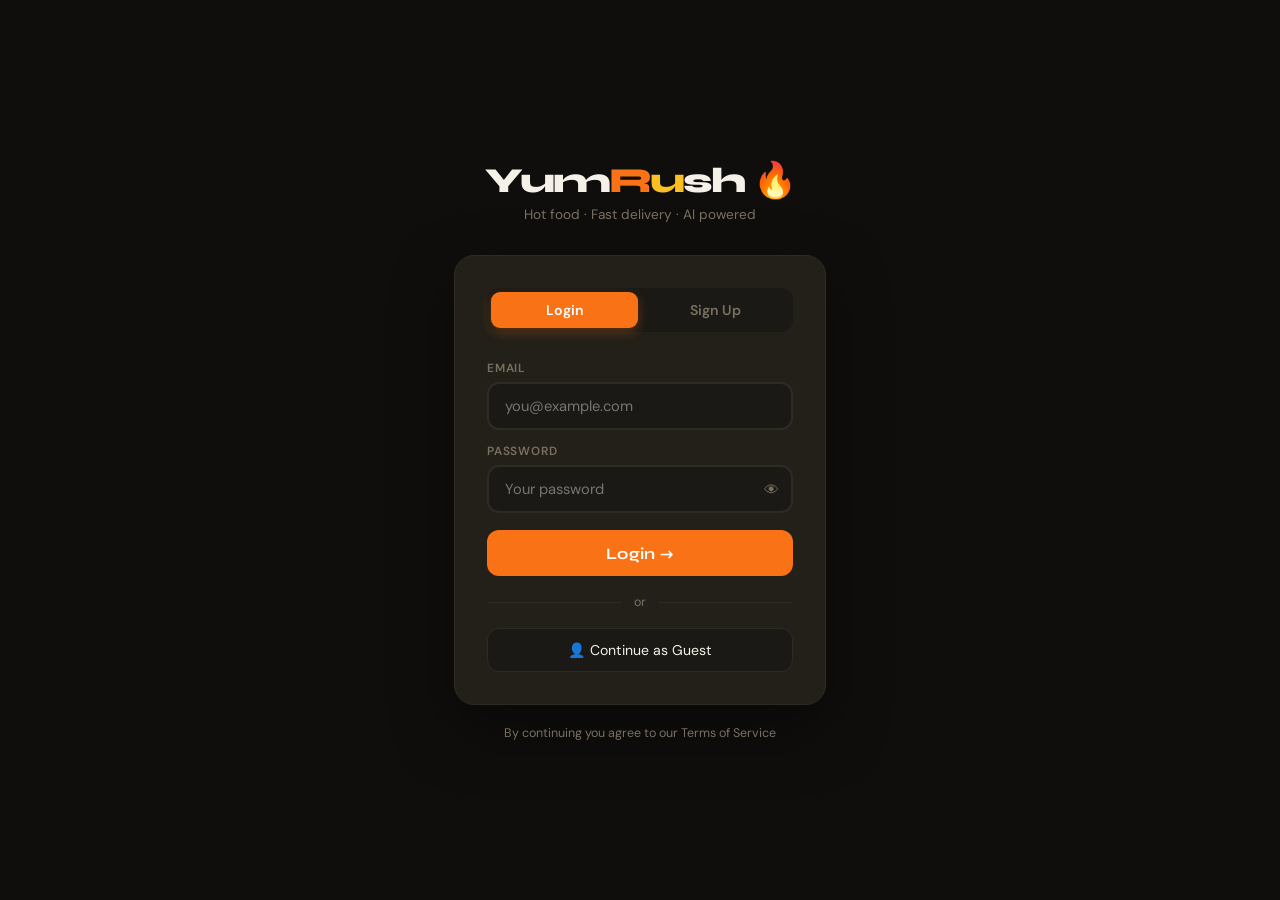
<file: Index.html>
<!DOCTYPE html>
<html lang="en">
<head>
<meta charset="UTF-8"/>
<meta name="viewport" content="width=device-width, initial-scale=1.0"/>
<title>YumRush — Food Delivery</title>
<link rel="stylesheet" href="style.css"/>
</head>
<body>

<!-- LANDING -->
<section id="landing">
  <div class="landing-badge">🚀 Fast Delivery · Always Fresh · AI Powered</div>
  <h1 class="landing-title">
    <span class="yr-orange">Yum</span><span class="yr-yellow">Rush</span>
  </h1>
  <p class="landing-sub">Hot food delivered to your door in under 45 minutes.</p>
  <div class="landing-actions">
    <button class="btn-landing primary"   onclick="goToLogin()">🍕 Order Now</button>
    <button class="btn-landing secondary" onclick="goToLogin()">Login / Sign Up →</button>
  </div>
  <div class="landing-features">
    <div class="lf-item">🤖 AI Recommendations</div>
    <div class="lf-sep">·</div>
    <div class="lf-item">🎯 Spin Wheel</div>
    <div class="lf-sep">·</div>
    <div class="lf-item">🏥 Health Aware</div>
    <div class="lf-sep">·</div>
    <div class="lf-item">🎙️ Voice Order</div>
    <div class="lf-sep">·</div>
    <div class="lf-item">⚡ Dynamic Pricing</div>
  </div>
  <div class="scroll-hint"><span>↓</span><span>Scroll or click Order Now</span></div>
</section>

<!-- NAV -->
<nav id="nav-bar" style="display:none">
  <div class="logo">Yum<span class="o">R</span><span class="r">u</span>sh 🔥</div>
  <div class="nav-tabs">
    <button class="tab-btn active" onclick="showPage('menu-page',this)">🍽️ Menu</button>
    <button class="tab-btn" onclick="showPage('recs-page',this)">✨ For You</button>
    <button class="tab-btn" onclick="showPage('health-page',this)">🥗 Health</button>
    <button class="tab-btn" onclick="showPage('spin-page',this)">🎯 Spin</button>
    <button class="tab-btn" onclick="showPage('favs-page',this)">❤️ Saved</button>
    <button class="tab-btn" onclick="showPage('orders-page',this)">📋 Orders</button>
  </div>
  <div style="display:flex;gap:.6rem;align-items:center">
    <!-- Voice buttons -->
    <div class="voice-btn-group">
      <button class="voice-btn" onclick="startVoiceOrder()" title="Search &amp; add items">🎙️</button>
      <button class="voice-cmd-btn" onclick="startCommandMic()" id="voice-btn"
              title="Voice commands: say 'add biryani to cart' or 'checkout'">⚡</button>
    </div>
    <!-- Cart -->
    <button class="cart-badge" onclick="showPage('cart-page',null)">
      🛒 <span class="badge" id="cart-count">0</span>
    </button>
    <!-- User avatar / profile -->
    <div class="nav-user" id="nav-user" onclick="toggleUserMenu()">
      <div class="nav-avatar" id="nav-avatar">?</div>
      <div class="user-dropdown" id="user-dropdown" style="display:none">
        <div class="user-dd-name"  id="user-dd-name">Guest</div>
        <div class="user-dd-email" id="user-dd-email"></div>
        <div class="user-dd-role"  id="user-dd-role"></div>
        <div class="user-dd-divider"></div>
        <button class="user-dd-btn" onclick="showPage('orders-page',null);toggleUserMenu()">📋 My Orders</button>
        <button class="user-dd-btn" onclick="showPage('health-page',null);toggleUserMenu()">🥗 Health Profile</button>
        <div class="user-dd-divider"></div>
        <button class="user-dd-btn danger" onclick="doLogout()">🚪 Logout</button>
      </div>
    </div>
  </div>
</nav>

<!-- PRICING STATUS BAR -->
<div id="pricing-bar" style="display:none"></div>

<!-- APP PAGES -->
<div id="app-pages" style="display:none">

  <!-- ── MENU PAGE ── -->
  <div class="page active" id="menu-page">
    <!-- AI Mood Recommender -->
    <div class="ai-box" style="max-width:1100px;margin:1.5rem auto 0">
      <div class="ai-label">🤖 AI Food Recommender</div>
      <div style="font-size:.82rem;color:var(--muted);margin-bottom:.75rem">How are you feeling right now?</div>
      <div class="ai-chips">
        <!-- Original chips -->
        <span class="ai-chip" onclick="selectMood(this,'very hungry 😋')">Very Hungry 😋</span>
        <span class="ai-chip" onclick="selectMood(this,'a bit snacky 🍟')">Snacky 🍟</span>
        <span class="ai-chip" onclick="selectMood(this,'want something sweet 🍰')">Sweet Craving 🍰</span>
        <span class="ai-chip" onclick="selectMood(this,'thirsty 🥤')">Thirsty 🥤</span>
        <span class="ai-chip" onclick="selectMood(this,'want something light and healthy')">Light Bite 🥗</span>
        <span class="ai-chip" onclick="selectMood(this,'want comfort food')">Comfort Food 🍕</span>
        <span class="ai-chip" onclick="selectMood(this,'want a rice dish')">Rice Craving 🍛</span>
        <span class="ai-chip" onclick="selectMood(this,'need caffeine boost')">Need Coffee ☕</span>
        <span class="ai-chip" onclick="selectMood(this,'want something spicy and bold')">Spicy 🌶️</span>
        <span class="ai-chip" onclick="selectMood(this,'want a protein rich meal for fitness')">Post Workout 💪</span>
        <!-- New chips -->
        <span class="ai-chip" onclick="selectMood(this,'anything 🍽️')">Any Food 🍽️</span>
        <span class="ai-chip" onclick="selectMood(this,'surprise me 🎲')">Surprise Me 🎲</span>
        <span class="ai-chip" onclick="selectMood(this,'want indian food 🇮🇳')">Indian Food 🇮🇳</span>
        <span class="ai-chip" onclick="selectMood(this,'want something cheesy 🧀')">Cheesy 🧀</span>
        <span class="ai-chip" onclick="selectMood(this,'want something veg 🌿')">Vegetarian 🌿</span>
        <span class="ai-chip" onclick="selectMood(this,'want a quick bite 🏃')">Quick Bite 🏃</span>
        <span class="ai-chip" onclick="selectMood(this,'feeling bored 😑')">Bored 😑</span>
      </div>
      <div style="display:flex;gap:.6rem;flex-wrap:wrap;align-items:center">
        <button class="btn-coupon" id="rec-btn" onclick="getAIRecommendation()"
                style="opacity:.5;cursor:not-allowed" disabled>✨ Recommend for me</button>
        <button class="btn-coupon" style="background:var(--surface);border:1px solid var(--border);color:var(--text)"
                onclick="showPage('spin-page',null)">🎯 Spin the Wheel</button>
      </div>
      <div class="ai-thinking" id="rec-thinking">
        <div class="dot-pulse"><span></span><span></span><span></span></div> AI is thinking…
      </div>
      <div class="ai-result" id="rec-result"></div>
    </div>

    <div style="max-width:1100px;margin:0 auto;padding:1.5rem 2rem 0">
      <!-- Toolbar -->
      <div class="toolbar">
        <div class="search-wrap">
          <span class="search-icon">🔍</span>
          <input type="text" id="search-input" placeholder="Search dishes, categories, tags…" oninput="applyFilters()"/>
        </div>
        <select id="avail-filter" onchange="applyFilters()">
          <option value="">All Items</option>
          <option value="true">Available</option>
          <option value="false">Unavailable</option>
        </select>
        <select id="sort-filter" onchange="applyFilters()">
          <option value="price-asc">Price ↑</option>
          <option value="price-desc">Price ↓</option>
          <option value="name-asc">Name A–Z</option>
          <option value="calories-asc">Calories ↑</option>
        </select>
        <select id="tag-filter" onchange="applyFilters()">
          <option value="">All Tags</option>
          <option value="veg">🌿 Veg</option>
          <option value="non-veg">🍗 Non-Veg</option>
          <option value="high-protein">💪 High Protein</option>
          <option value="keto">🥑 Keto</option>
          <option value="low-cal">🔆 Low Calorie</option>
          <option value="healthy">❤️ Healthy</option>
          <option value="spicy">🌶️ Spicy</option>
          <option value="sweet">🍭 Sweet</option>
          <option value="premium">⭐ Premium</option>
          <option value="classic">🏅 Classic</option>
        </select>
        <input type="number" id="max-price" placeholder="Max ₹" style="width:90px" oninput="applyFilters()"/>
      </div>

      <!-- Category Tabs -->
      <div class="cat-tabs" id="cat-tabs"></div>

      <div class="section-title">Menu <span id="item-count-label"></span></div>
      <div class="menu-grid stagger" id="menu-grid">
        <div class="empty-state"><div class="icon">🍽️</div><p>Loading menu…</p></div>
      </div>
    </div>
  </div>

  <!-- ── FOR YOU PAGE ── -->
  <div class="page" id="recs-page">
    <div class="section-title">✨ Recommendations For You</div>
    <div id="recs-content">
      <div class="empty-state"><div class="icon">✨</div><p>Loading…</p></div>
    </div>
  </div>

  <!-- ── HEALTH PAGE ── -->
  <div class="page" id="health-page">
    <div class="section-title">🥗 Health-Aware Ordering</div>
    <div class="health-setup" id="health-setup">
      <div class="health-card">
        <div class="health-card-title">⚙️ Set Your Health Profile</div>
        <div class="form-row">
          <div class="form-group">
            <label>Your Name</label>
            <input type="text" id="h-name" placeholder="Your name"/>
          </div>
          <div class="form-group">
            <label>Daily Calorie Goal</label>
            <input type="number" id="h-calories" placeholder="2000" min="500" max="5000"/>
          </div>
        </div>
        <div class="form-row">
          <div class="form-group">
            <label>Diet Type</label>
            <select id="h-diet">
              <option value="any">🍽️ Any / No Restriction</option>
              <option value="veg">🌿 Vegetarian</option>
              <option value="vegan">🌱 Vegan</option>
              <option value="keto">🥑 Keto / Low Carb</option>
              <option value="high-protein">💪 High Protein</option>
              <option value="low-carb">🥦 Low Carb</option>
            </select>
          </div>
          <div class="form-group">
            <label>Health Goal</label>
            <select id="h-goal">
              <option value="balanced">⚖️ Balanced</option>
              <option value="weight-loss">📉 Weight Loss</option>
              <option value="muscle-gain">💪 Muscle Gain</option>
              <option value="diabetic">💊 Diabetic Friendly</option>
            </select>
          </div>
        </div>
        <button class="btn-primary" onclick="saveHealthProfile()">💾 Save Profile & Get Suggestions</button>
      </div>
    </div>
    <div id="health-suggestions" style="margin-top:1.5rem"></div>
    <div id="health-advice-box" style="margin-top:1rem"></div>
  </div>

  <!-- ── SPIN WHEEL PAGE ── -->
  <div class="page" id="spin-page">
    <div class="section-title">🎯 What Should I Eat?</div>
    <div class="spin-container">
      <div class="spin-filters">
        <div style="font-size:.82rem;color:var(--muted);margin-bottom:.75rem;letter-spacing:.5px">Filter your spin:</div>
        <div class="spin-filter-btns" id="spin-filters">
          <button class="spin-filter active" onclick="setSpinFilter('any',this)">🍽️ Any</button>
          <button class="spin-filter" onclick="setSpinFilter('veg',this)">🌿 Veg</button>
          <button class="spin-filter" onclick="setSpinFilter('non-veg',this)">🍗 Non-Veg</button>
          <button class="spin-filter" onclick="setSpinFilter('cheap',this)">💰 Cheap</button>
          <button class="spin-filter" onclick="setSpinFilter('healthy',this)">❤️ Healthy</button>
          <button class="spin-filter" onclick="setSpinFilter('spicy',this)">🌶️ Spicy</button>
          <button class="spin-filter" onclick="setSpinFilter('sweet',this)">🍭 Sweet</button>
          <button class="spin-filter" onclick="setSpinFilter('high-protein',this)">💪 High Protein</button>
          <button class="spin-filter" onclick="setSpinFilter('premium',this)">⭐ Premium</button>
        </div>
      </div>

      <!-- Wheel Visual -->
      <div class="wheel-wrap">
        <div class="wheel" id="spin-wheel">
          <div class="wheel-inner">
            <div class="wheel-emoji" id="wheel-emoji">🎯</div>
          </div>
        </div>
        <button class="spin-btn" id="spin-btn" onclick="doSpin()">
          <span id="spin-btn-text">SPIN!</span>
        </button>
      </div>

      <!-- Spin Result -->
      <div class="spin-result" id="spin-result" style="display:none">
        <div class="spin-result-header">🎉 The Wheel Chose!</div>
        <div id="spin-main-item"></div>
        <div class="spin-combo-title">🍽️ Perfect Combo</div>
        <div id="spin-combo"></div>
        <div id="spin-total"></div>
        <div style="display:flex;gap:.75rem;margin-top:1rem;flex-wrap:wrap">
          <button class="btn-primary" style="flex:1" onclick="addSpinToCart()">🛒 Add Combo to Cart</button>
          <button class="btn-coupon" style="background:var(--surface);border:1px solid var(--border);color:var(--text)" onclick="doSpin()">🔄 Spin Again</button>
        </div>
      </div>
    </div>
  </div>

  <!-- ── FAVOURITES PAGE ── -->
  <div class="page" id="favs-page">
    <div class="section-title">❤️ Your Favourites</div>
    <div class="menu-grid stagger" id="favs-grid">
      <div class="empty-state"><div class="icon">❤️</div><p>No favourites yet!</p></div>
    </div>
  </div>

  <!-- ── CART PAGE ── -->
  <div class="page" id="cart-page">
    <div class="section-title">🛒 Your Cart</div>
    <div id="cart-content">
      <div class="cart-empty"><div class="big-icon">🛒</div><p>Your cart is empty!</p></div>
    </div>
  </div>

  <!-- ── MY ORDERS PAGE ── -->
  <div class="page" id="orders-page">
    <div class="section-title">📋 My Orders</div>
    <div id="orders-container">
      <div class="empty-state"><div class="icon">📋</div><p>No orders yet. Go explore the menu! 🍕</p></div>
    </div>
  </div>

</div>

<!-- VOICE ORDER MODAL -->
<div class="modal-overlay" id="voice-modal">
  <div class="voice-modal">

    <!-- Header -->
    <div class="vm-header">
      <div>
        <div class="vm-title">🎙️ Voice Order</div>
        <div class="vm-sub">Speak your full order — add all items at once</div>
      </div>
      <button class="vm-close" onclick="closeVoiceModal()">✕</button>
    </div>

    <!-- Big mic button -->
    <div style="text-align:center;padding:.5rem 0">
      <button class="vm-mic-big" id="vm-mic-btn" onclick="toggleVoiceMic()">
        <span id="vm-mic-icon">🎙️</span>
        <span id="vm-mic-label">Tap to speak your order</span>
      </button>
    </div>

    <!-- What was heard -->
    <div class="vm-heard-box" id="vm-heard-box" style="display:none">
      <div class="vm-heard-label">🎙️ You said:</div>
      <div class="vm-heard-text" id="vm-heard-text"></div>
    </div>

    <!-- Parsed items preview -->
    <div class="vm-parsed-box" id="vm-parsed-box" style="display:none">
      <div class="vm-parsed-label">Found these items — confirm to add all:</div>
      <div id="vm-parsed-items"></div>
      <button class="vm-add-all-btn" id="vm-add-all-btn" onclick="addAllParsedToCart()">
        ✅ Add All to Cart
      </button>
    </div>

    <!-- OR manual search -->
    <div class="vm-divider"><span>or search manually</span></div>

    <div class="vm-search-row">
      <div class="vm-search-wrap" style="flex:1">
        <input id="vm-search" type="text" placeholder="Type item name… e.g. biryani, pizza"
               oninput="voiceSearch(this.value)" autocomplete="off"/>
        <button class="vm-clear" onclick="clearVoiceSearch()" id="vm-clear" style="display:none">✕</button>
      </div>
    </div>

    <!-- Search results -->
    <div class="vm-search-results" id="vm-search-results" style="display:none"></div>

    <!-- Basket -->
    <div class="vm-basket-label" id="vm-basket-label" style="display:none">🛒 Added to Cart</div>
    <div class="vm-basket" id="vm-basket"></div>
    <div class="vm-total" id="vm-total" style="display:none"></div>

    <!-- Quick picks -->
    <div id="vm-quick">
      <div class="vm-quick-label">Quick Picks</div>
      <div class="vm-quick-grid" id="vm-quick-grid"></div>
    </div>

    <!-- Actions -->
    <div class="vm-actions">
      <button class="vm-cancel" onclick="closeVoiceModal()">Close</button>
      <button class="vm-confirm" id="vm-confirm-btn" onclick="confirmVoiceBasket()" disabled>
        View Cart <span id="vm-confirm-count"></span>
      </button>
    </div>

  </div>
</div>

<!-- SUPPORT BUBBLE -->
<div id="support-bubble" onclick="toggleSupport()" title="Customer Support">
  <span class="support-icon">🎧</span>
  <span class="support-pulse"></span>
</div>

<!-- SUPPORT WINDOW -->
<div id="support-window">
  <div class="support-header">
    <div class="support-header-left">
      <span class="support-avatar">🎧</span>
      <div>
        <div class="support-name">YumRush Support</div>
        <div class="support-status">● AI Powered</div>
      </div>
    </div>
    <button class="support-close" onclick="toggleSupport()">✕</button>
  </div>
  <div class="support-messages" id="support-messages">
    <div class="support-msg bot">
      <span class="msg-avatar">🎧</span>
      <div class="msg-bubble">Hi! 👋 I'm your YumRush support assistant. Ask me anything about menu, orders, delivery, coupons, health features, or anything else!</div>
    </div>
  </div>
  <div class="support-quick-btns" id="support-quick">
    <button onclick="quickSupport('What coupons are available?')">🎟️ Coupons</button>
    <button onclick="quickSupport('What is the delivery charge?')">🚚 Delivery</button>
    <button onclick="quickSupport('How does dynamic pricing work?')">⚡ Pricing</button>
    <button onclick="quickSupport('How do I use the spin wheel?')">🎯 Spin</button>
  </div>
  <div class="support-input-row">
    <input type="text" id="support-input" placeholder="Type your question…"
           onkeydown="if(event.key==='Enter') sendSupportMsg()"/>
    <button class="support-send" onclick="sendSupportMsg()">➤</button>
  </div>
</div>

<!-- TOAST -->
<div id="toast"><span id="t-icon">✅</span> <span id="toast-msg"></span></div>

<script src="app.js"></script>
</body>
</html>
</file>
<file: style.css>
/* ═══════════════════════════════════════════
   YumRush v4 — Customer App Styles
   ═══════════════════════════════════════════ */

@import url('https://fonts.googleapis.com/css2?family=Syne:wght@400;600;700;800&family=DM+Sans:ital,wght@0,300;0,400;0,500;1,300&display=swap');

:root {
  --bg:      #0f0e0c;
  --surface: #1a1915;
  --card:    #222019;
  --border:  #2e2b24;
  --accent:  #f97316;
  --accent2: #fbbf24;
  --text:    #f5f0e8;
  --muted:   #7a7060;
  --success: #4ade80;
  --danger:  #f87171;
  --info:    #60a5fa;
  --purple:  #a78bfa;
  --radius:  14px;
}

*, *::before, *::after { box-sizing: border-box; margin: 0; padding: 0; }

body { font-family: 'DM Sans', sans-serif; background: var(--bg); color: var(--text); min-height: 100vh; overflow-x: hidden; }

/* ── LANDING ──────────────────────────────────── */
#landing { min-height: 100vh; display: flex; flex-direction: column; align-items: center; justify-content: center; text-align: center; position: relative; overflow: hidden; padding: 2rem; }
#landing::before { content: ''; position: absolute; inset: 0; background: radial-gradient(ellipse 80% 50% at 50% -10%, rgba(249,115,22,.18), transparent), radial-gradient(ellipse 60% 40% at 80% 80%, rgba(251,191,36,.08), transparent); pointer-events: none; }
.landing-badge { display: inline-flex; align-items: center; gap: .5rem; background: rgba(249,115,22,.12); border: 1px solid rgba(249,115,22,.25); color: var(--accent); font-size: .75rem; font-weight: 600; letter-spacing: 1.5px; text-transform: uppercase; padding: .35rem 1rem; border-radius: 99px; margin-bottom: 2rem; animation: fadeUp .6s ease both; }
.landing-title { font-family: 'Syne', sans-serif; font-size: clamp(4rem,12vw,9rem); font-weight: 800; line-height: .95; letter-spacing: -3px; margin-bottom: 1.5rem; animation: fadeUp .7s ease both .1s; }
.landing-title .yr-orange { color: var(--accent); }
.landing-title .yr-yellow { color: var(--accent2); }
.landing-sub { font-size: clamp(1rem,2.5vw,1.25rem); color: var(--muted); max-width: 480px; line-height: 1.6; margin-bottom: 2.5rem; animation: fadeUp .7s ease both .2s; }
.landing-actions { display: flex; gap: 1rem; flex-wrap: wrap; justify-content: center; animation: fadeUp .7s ease both .3s; }
.landing-features { display: flex; align-items: center; gap: .5rem; flex-wrap: wrap; justify-content: center; margin-top: 2.5rem; animation: fadeUp .7s ease both .4s; }
.lf-item { font-size: .8rem; color: var(--muted); }
.lf-sep  { color: var(--border); }
.btn-landing { padding: .9rem 2.2rem; border-radius: 99px; border: none; cursor: pointer; font-family: 'Syne', sans-serif; font-size: 1rem; font-weight: 700; letter-spacing: .3px; transition: all .25s; }
.btn-landing.primary { background: var(--accent); color: #fff; }
.btn-landing.primary:hover  { background: #ea6c0e; transform: translateY(-2px); box-shadow: 0 8px 24px rgba(249,115,22,.35); }
.btn-landing.secondary { background: transparent; color: var(--text); border: 1px solid var(--border); }
.btn-landing.secondary:hover { border-color: var(--accent); color: var(--accent); transform: translateY(-2px); }
.scroll-hint { position: absolute; bottom: 2rem; left: 50%; transform: translateX(-50%); color: var(--muted); font-size: .8rem; display: flex; flex-direction: column; align-items: center; gap: .3rem; animation: bounce 2s infinite; }
@keyframes bounce { 0%,100% { transform: translateX(-50%) translateY(0); } 50% { transform: translateX(-50%) translateY(6px); } }

/* ── PRICING BAR ──────────────────────────────── */
#pricing-bar { position: sticky; top: 64px; z-index: 90; }
.pricing-bar-inner { display: flex; align-items: center; gap: 1rem; padding: .45rem 2rem; font-size: .78rem; font-weight: 500; }
.pricing-bar-normal { background: rgba(74,222,128,.08); color: var(--success); border-bottom: 1px solid rgba(74,222,128,.15); }
.pricing-bar-peak   { background: rgba(249,115,22,.1);  color: var(--accent);  border-bottom: 1px solid rgba(249,115,22,.2); }
.pricing-bar-late   { background: rgba(167,139,250,.1); color: var(--purple);  border-bottom: 1px solid rgba(167,139,250,.2); }

/* ── NAV ──────────────────────────────────────── */
nav { position: sticky; top: 0; z-index: 100; display: flex; align-items: center; justify-content: space-between; padding: 0 2rem; height: 64px; background: rgba(15,14,12,.92); backdrop-filter: blur(20px); border-bottom: 1px solid var(--border); }
.logo { font-family: 'Syne', sans-serif; font-size: 1.4rem; font-weight: 800; letter-spacing: -1px; }
.logo .o { color: var(--accent); }
.logo .r { color: var(--accent2); }
.nav-tabs { display: flex; gap: .25rem; }
.tab-btn { background: none; border: none; cursor: pointer; font-family: 'DM Sans', sans-serif; font-size: .82rem; font-weight: 500; color: var(--muted); padding: .4rem .85rem; border-radius: 99px; transition: all .2s; }
.tab-btn:hover  { color: var(--text); background: var(--border); }
.tab-btn.active { color: var(--bg);   background: var(--accent); }
.cart-badge { background: none; border: 1px solid var(--border); cursor: pointer; font-size: .85rem; font-weight: 500; color: var(--text); display: flex; align-items: center; gap: .4rem; padding: .45rem 1rem; border-radius: 99px; transition: all .2s; }
.cart-badge:hover { border-color: var(--accent); color: var(--accent); }
.badge { background: var(--accent); color: #fff; font-size: .7rem; font-weight: 700; border-radius: 99px; padding: .1rem .45rem; min-width: 20px; text-align: center; }
.voice-btn { background: linear-gradient(135deg,var(--accent),#e05e00); border: none; width: 38px; height: 38px; border-radius: 50%; cursor: pointer; font-size: 1rem; display: flex; align-items: center; justify-content: center; transition: all .2s; box-shadow: 0 4px 12px rgba(249,115,22,.3); }
.voice-btn:hover { transform: scale(1.08); box-shadow: 0 6px 20px rgba(249,115,22,.5); }

/* ── LAYOUT ───────────────────────────────────── */
.page { display: none; padding: 1.5rem 2rem 6rem; max-width: 1100px; margin: 0 auto; }
.page.active { display: block; animation: fadeUp .35s ease both; }
.section-title { font-family: 'Syne', sans-serif; font-size: 1.35rem; font-weight: 700; margin-bottom: 1.25rem; }
.section-title span { color: var(--muted); font-size: .85rem; font-weight: 400; margin-left: .5rem; }

/* ── TOOLBAR ──────────────────────────────────── */
.toolbar { display: flex; gap: .6rem; flex-wrap: wrap; align-items: center; margin-bottom: 1.5rem; }
.search-wrap { flex: 1; min-width: 200px; position: relative; }
.search-wrap input { width: 100%; padding: .65rem 1rem .65rem 2.6rem; background: var(--card); border: 1px solid var(--border); color: var(--text); border-radius: var(--radius); font-family: inherit; font-size: .88rem; transition: border-color .2s; }
.search-wrap input:focus { outline: none; border-color: var(--accent); }
.search-icon { position: absolute; left: .9rem; top: 50%; transform: translateY(-50%); font-size: .9rem; color: var(--muted); pointer-events: none; }
select, input[type=number] { padding: .65rem .85rem; background: var(--card); border: 1px solid var(--border); color: var(--text); border-radius: var(--radius); font-family: inherit; font-size: .82rem; cursor: pointer; transition: border-color .2s; }
select:focus, input[type=number]:focus { outline: none; border-color: var(--accent); }
select option { background: var(--card); }

/* ── CATEGORY TABS ────────────────────────────── */
.cat-tabs { display: flex; gap: .5rem; flex-wrap: wrap; margin-bottom: 1.25rem; }
.cat-tab { background: var(--card); border: 1px solid var(--border); color: var(--muted); padding: .4rem 1rem; border-radius: 99px; font-size: .82rem; font-weight: 500; cursor: pointer; transition: all .2s; }
.cat-tab:hover  { border-color: var(--accent); color: var(--accent); }
.cat-tab.active { background: var(--accent); border-color: var(--accent); color: var(--bg); font-weight: 700; }

/* ── MENU GRID & CARDS ────────────────────────── */
.menu-grid { display: grid; grid-template-columns: repeat(auto-fill, minmax(260px,1fr)); gap: 1rem; }

.menu-card { background: var(--card); border: 1px solid var(--border); border-radius: var(--radius); padding: 1.1rem; display: flex; flex-direction: column; gap: .5rem; transition: border-color .25s, transform .25s, box-shadow .25s; position: relative; overflow: hidden; }
.menu-card:hover { border-color: var(--accent); transform: translateY(-3px); box-shadow: 0 12px 32px rgba(249,115,22,.12); }
.menu-card::before { content: ''; position: absolute; inset: 0; background: radial-gradient(circle at top right, rgba(249,115,22,.05), transparent 60%); pointer-events: none; }
.animate-in { animation: cardIn .4s ease both; }
@keyframes cardIn { from { opacity:0; transform: scale(.97) translateY(10px); } to { opacity:1; transform: scale(1) translateY(0); } }

.card-top-row { display: flex; justify-content: space-between; align-items: flex-start; }
.cat-pill { display: inline-flex; align-items: center; gap: .3rem; font-size: .68rem; font-weight: 600; letter-spacing: .8px; text-transform: uppercase; padding: .2rem .6rem; border-radius: 99px; background: rgba(249,115,22,.12); color: var(--accent); width: fit-content; }
.item-name { font-family: 'Syne', sans-serif; font-size: .95rem; font-weight: 700; line-height: 1.3; }
.item-tags { display: flex; gap: .3rem; flex-wrap: wrap; }
.item-tag  { font-size: .65rem; font-weight: 600; padding: .15rem .5rem; border-radius: 99px; background: rgba(96,165,250,.1); color: var(--info); border: 1px solid rgba(96,165,250,.2); }

.item-price-row { display: flex; align-items: center; gap: .5rem; }
.item-price { font-size: 1.1rem; font-weight: 700; color: var(--accent2); }
.item-price.surge { color: var(--danger); }
.base-price  { font-size: .82rem; color: var(--muted); text-decoration: line-through; }
.surge-badge { font-size: .65rem; font-weight: 700; padding: .15rem .5rem; border-radius: 99px; background: rgba(248,113,113,.12); color: var(--danger); border: 1px solid rgba(248,113,113,.2); }
.trending-badge { font-size: .7rem; font-weight: 600; padding: .2rem .6rem; border-radius: 99px; background: rgba(249,115,22,.12); color: var(--accent); border: 1px solid rgba(249,115,22,.2); display: inline-block; width: fit-content; }

.item-meta { display: flex; align-items: center; justify-content: space-between; font-size: .78rem; color: var(--muted); }
.avail-dot  { display: flex; align-items: center; gap: .35rem; }
.dot        { width: 7px; height: 7px; border-radius: 50%; }
.dot.green  { background: var(--success); box-shadow: 0 0 6px var(--success); }
.dot.red    { background: var(--danger);  box-shadow: 0 0 6px var(--danger); }

.stars        { display: flex; gap: 2px; align-items: center; }
.star         { font-size: .82rem; color: var(--border); cursor: pointer; transition: color .15s; }
.star.filled  { color: var(--accent2); }
.star-display { font-size: .78rem; color: var(--muted); margin-left: .3rem; }

.card-footer  { margin-top: auto; display: flex; gap: .5rem; align-items: center; }
.card-actions { display: flex; gap: .35rem; }
.qty-input { width: 56px; padding: .4rem .5rem; text-align: center; border-radius: 8px; font-size: .85rem; background: var(--surface); border: 1px solid var(--border); color: var(--text); }

.btn-add { flex: 1; padding: .5rem; border-radius: 8px; border: none; cursor: pointer; background: var(--accent); color: #fff; font-family: 'Syne', sans-serif; font-size: .78rem; font-weight: 700; transition: all .2s; }
.btn-add:hover    { background: #ea6c0e; transform: scale(1.03); }
.btn-add:disabled { background: var(--border); color: var(--muted); cursor: not-allowed; transform: none; }
.btn-action { background: var(--surface); border: 1px solid var(--border); color: var(--muted); padding: .3rem .6rem; border-radius: 8px; font-size: .72rem; cursor: pointer; transition: all .2s; font-family: inherit; }
.btn-action:hover { border-color: var(--accent); color: var(--accent); }
.btn-fav { background: none; border: 1px solid var(--border); padding: .35rem .55rem; border-radius: 8px; cursor: pointer; font-size: .9rem; transition: all .2s; line-height: 1; }
.btn-fav:hover  { border-color: #f43f5e; background: rgba(244,63,94,.1); }
.btn-fav.active { border-color: #f43f5e; background: rgba(244,63,94,.15); }

/* ── REVIEW PANEL ─────────────────────────────── */
.review-panel { background: var(--surface); border: 1px solid var(--border); border-radius: 10px; padding: .85rem; margin-top: .4rem; display: none; }
.review-panel.open { display: block; animation: fadeUp .25s ease both; }
.review-panel h5 { font-family: 'Syne', sans-serif; font-size: .82rem; font-weight: 700; margin-bottom: .65rem; }
.review-input { width: 100%; padding: .5rem .75rem; background: var(--card); border: 1px solid var(--border); color: var(--text); border-radius: 8px; font-family: inherit; font-size: .8rem; margin-bottom: .4rem; resize: none; }
.review-input:focus { outline: none; border-color: var(--accent); }
.review-list { display: flex; flex-direction: column; gap: .4rem; max-height: 160px; overflow-y: auto; margin-top: .5rem; }
.review-item { background: var(--card); border-radius: 8px; padding: .5rem .7rem; font-size: .78rem; border-left: 3px solid var(--border); }
.review-item.pos { border-left-color: var(--success); }
.review-item.neg { border-left-color: var(--danger); }
.review-item.neu { border-left-color: var(--muted); }
.r-name    { font-weight: 600; margin-bottom: .15rem; }
.r-comment { color: var(--muted); }
.r-date    { font-size: .68rem; color: var(--border); margin-top: .15rem; }
.review-summary { display: flex; gap: .4rem; margin-bottom: .5rem; }
.rev-stat { font-size: .7rem; font-weight: 600; padding: .15rem .55rem; border-radius: 99px; }
.rev-stat.pos { background: rgba(74,222,128,.12);  color: var(--success); }
.rev-stat.neg { background: rgba(248,113,113,.12); color: var(--danger); }
.rev-stat.neu { background: rgba(96,165,250,.12);  color: var(--info); }

/* ── AI BOX ───────────────────────────────────── */
.ai-box { background: var(--card); border: 1px solid rgba(249,115,22,.3); border-radius: var(--radius); padding: 1.25rem; margin-bottom: 1.5rem; position: relative; overflow: hidden; }
.ai-box::before { content: ''; position: absolute; inset: 0; background: radial-gradient(circle at top left, rgba(249,115,22,.07), transparent 60%); pointer-events: none; }
.ai-label { font-size: .7rem; letter-spacing: 1.2px; text-transform: uppercase; color: var(--accent); margin-bottom: .75rem; font-weight: 600; }
.ai-chips { display: flex; gap: .45rem; flex-wrap: wrap; margin-bottom: .75rem; }
.ai-chip { background: var(--surface); border: 1px solid var(--border); color: var(--text); padding: .32rem .8rem; border-radius: 99px; font-size: .78rem; cursor: pointer; transition: all .2s; }
.ai-chip:hover, .ai-chip.selected { background: rgba(249,115,22,.15); border-color: var(--accent); color: var(--accent); }
.ai-result { background: var(--surface); border-radius: 10px; padding: .9rem 1rem; font-size: .86rem; line-height: 1.7; color: var(--text); margin-top: .75rem; display: none; border-left: 3px solid var(--accent); }
.ai-result.show { display: block; animation: fadeUp .3s ease both; }
.ai-thinking { display: none; align-items: center; gap: .5rem; color: var(--muted); font-size: .83rem; margin-top: .75rem; }
.ai-thinking.show { display: flex; }
.dot-pulse { display: flex; gap: 4px; }
.dot-pulse span { width: 6px; height: 6px; border-radius: 50%; background: var(--accent); animation: pulse 1.2s ease-in-out infinite; }
.dot-pulse span:nth-child(2) { animation-delay: .2s; }
.dot-pulse span:nth-child(3) { animation-delay: .4s; }
@keyframes pulse { 0%,80%,100% { transform:scale(.6);opacity:.4; } 40% { transform:scale(1);opacity:1; } }

/* ── CART ─────────────────────────────────────── */
.cart-empty { text-align: center; padding: 5rem 1rem; color: var(--muted); }
.cart-empty .big-icon { font-size: 3.5rem; margin-bottom: 1rem; }
.cart-table { width: 100%; border-collapse: collapse; }
.cart-table th { text-align: left; font-size: .74rem; letter-spacing: 1px; text-transform: uppercase; color: var(--muted); padding: .65rem 1rem; border-bottom: 1px solid var(--border); }
.cart-table td { padding: .85rem 1rem; border-bottom: 1px solid var(--border); font-size: .88rem; }
.cart-table tr:last-child td { border-bottom: none; }

.calorie-bar { background: rgba(249,115,22,.08); border: 1px solid rgba(249,115,22,.2); border-radius: 10px; padding: .6rem 1rem; margin-top: .75rem; font-size: .82rem; display: flex; align-items: center; gap: .5rem; }

.coupon-box { display: flex; gap: .6rem; align-items: center; margin: .75rem 0; flex-wrap: wrap; }
.coupon-box input { flex: 1; min-width: 160px; padding: .6rem 1rem; background: var(--card); border: 1px solid var(--border); color: var(--text); border-radius: 10px; font-family: inherit; font-size: .88rem; }
.coupon-box input:focus { outline: none; border-color: var(--accent); }
.btn-coupon { padding: .6rem 1.1rem; border-radius: 10px; border: none; cursor: pointer; background: var(--accent); color: #fff; font-family: 'Syne', sans-serif; font-size: .8rem; font-weight: 700; transition: all .2s; }
.btn-coupon:hover { background: #ea6c0e; }
.btn-coupon.remove { background: var(--surface); border: 1px solid var(--border); color: var(--danger); }
.coupon-tags { display: flex; gap: .4rem; flex-wrap: wrap; margin-bottom: .65rem; }
.coupon-chip { background: rgba(249,115,22,.1); border: 1px solid rgba(249,115,22,.25); color: var(--accent); padding: .22rem .7rem; border-radius: 99px; font-size: .72rem; font-weight: 600; cursor: pointer; transition: all .2s; }
.coupon-chip:hover { background: rgba(249,115,22,.2); }

.price-breakdown { background: var(--card); border: 1px solid var(--border); border-radius: var(--radius); padding: 1rem 1.25rem; margin-top: 1rem; }
.price-row { display: flex; justify-content: space-between; font-size: .86rem; color: var(--muted); margin-bottom: .45rem; }
.price-row.total { color: var(--text); font-family: 'Syne', sans-serif; font-weight: 800; font-size: 1.1rem; margin-bottom: 0; padding-top: .55rem; border-top: 1px solid var(--border); margin-top: .25rem; }
.price-row.discount { color: var(--success); }

.checkout-box { background: var(--card); border: 1px solid var(--border); border-radius: var(--radius); padding: 1.5rem; margin-top: 1.5rem; }
.checkout-box h3 { font-family: 'Syne', sans-serif; font-size: 1rem; font-weight: 700; margin-bottom: 1.1rem; }
.form-row  { display: flex; gap: 1rem; flex-wrap: wrap; margin-bottom: .85rem; }
.form-group { flex: 1; min-width: 180px; display: flex; flex-direction: column; gap: .35rem; }
.form-group label { font-size: .74rem; letter-spacing: .8px; text-transform: uppercase; color: var(--muted); }
.form-group input, .form-group select { padding: .65rem 1rem; background: var(--surface); border: 1px solid var(--border); color: var(--text); border-radius: 10px; font-family: inherit; font-size: .88rem; transition: border-color .2s; width: 100%; }
.form-group input:focus, .form-group select:focus { outline: none; border-color: var(--accent); }
.btn-primary { width: 100%; padding: .85rem; border-radius: 10px; border: none; cursor: pointer; background: var(--accent); color: #fff; font-family: 'Syne', sans-serif; font-size: 1rem; font-weight: 700; letter-spacing: .5px; margin-top: .4rem; transition: all .2s; }
.btn-primary:hover { background: #ea6c0e; transform: translateY(-1px); box-shadow: 0 6px 20px rgba(249,115,22,.3); }

/* ── ORDERS ───────────────────────────────────── */
.order-receipt { background: var(--card); border: 1px solid rgba(74,222,128,.25); border-radius: var(--radius); padding: 1.5rem; margin-bottom: 1.5rem; animation: fadeUp .4s ease both; }
.receipt-header { display: flex; align-items: center; gap: .75rem; margin-bottom: 1.1rem; padding-bottom: .85rem; border-bottom: 1px solid var(--border); }
.receipt-icon  { font-size: 2rem; }
.receipt-title { font-family: 'Syne', sans-serif; font-size: 1.05rem; font-weight: 700; color: var(--success); }
.receipt-sub   { font-size: .8rem; color: var(--muted); margin-top: .15rem; }
.receipt-item  { display: flex; justify-content: space-between; font-size: .86rem; padding: .35rem 0; border-bottom: 1px dashed var(--border); }
.receipt-item:last-of-type { border-bottom: none; }
.ri-name  { color: var(--text); font-weight: 500; }
.ri-price { color: var(--accent2); font-weight: 600; }
.receipt-total { display: flex; justify-content: space-between; padding-top: .65rem; margin-top: .4rem; border-top: 2px solid var(--border); font-family: 'Syne', sans-serif; font-weight: 800; font-size: 1.05rem; }
.receipt-total span:last-child { color: var(--accent); }

.order-card { background: var(--card); border: 1px solid var(--border); border-radius: var(--radius); padding: 1.1rem; margin-bottom: .65rem; transition: border-color .2s; }
.order-card:hover { border-color: var(--accent); }
.order-card-header { display: flex; justify-content: space-between; align-items: center; margin-bottom: .65rem; }
.order-num  { font-family: 'Syne', sans-serif; font-size: .83rem; font-weight: 700; color: var(--muted); }
.order-date { font-size: .76rem; color: var(--muted); }
.order-item-row { display: flex; justify-content: space-between; font-size: .86rem; margin-bottom: .3rem; }
.order-item-row strong { color: var(--text); }
.order-item-row span   { color: var(--accent2); font-weight: 600; }
.order-breakdown { background: var(--surface); border-radius: 10px; padding: .75rem .9rem; margin-top: .65rem; font-size: .8rem; }
.ob-row { display: flex; justify-content: space-between; color: var(--muted); margin-bottom: .28rem; }
.ob-row.ob-total { color: var(--text); font-family: 'Syne', sans-serif; font-weight: 700; font-size: .92rem; padding-top: .35rem; margin-top: .15rem; border-top: 1px solid var(--border); margin-bottom: 0; }
.ob-row.ob-discount { color: var(--success); }
.status-chip { display: inline-block; font-size: .66rem; font-weight: 600; letter-spacing: .8px; text-transform: uppercase; padding: .18rem .6rem; border-radius: 99px; background: rgba(74,222,128,.12); color: var(--success); }

/* ── SMART REORDER ────────────────────────────── */
.reorder-box   { background: var(--card); border: 1px solid rgba(251,191,36,.25); border-radius: var(--radius); padding: 1.25rem; margin-bottom: 1.5rem; }
.reorder-title { font-family: 'Syne', sans-serif; font-size: .9rem; font-weight: 700; color: var(--accent2); margin-bottom: 1rem; }
.reorder-grid  { display: grid; grid-template-columns: repeat(auto-fill, minmax(160px,1fr)); gap: .75rem; }
.reorder-item  { background: var(--surface); border: 1px solid var(--border); border-radius: 10px; padding: .75rem; }
.reorder-name  { font-size: .82rem; font-weight: 600; margin-bottom: .25rem; }
.reorder-meta  { font-size: .74rem; color: var(--muted); }

/* ── HEALTH PAGE ──────────────────────────────── */
.health-card  { background: var(--card); border: 1px solid var(--border); border-radius: var(--radius); padding: 1.5rem; margin-bottom: 1.5rem; }
.health-card-title { font-family: 'Syne', sans-serif; font-size: 1rem; font-weight: 700; color: var(--accent2); margin-bottom: 1.25rem; }
.health-profile-badge { background: rgba(74,222,128,.08); border: 1px solid rgba(74,222,128,.2); border-radius: 10px; padding: .65rem 1rem; font-size: .82rem; color: var(--success); margin-bottom: 1.25rem; }
.health-score-bar  { height: 4px; background: var(--border); border-radius: 99px; margin-top: .4rem; overflow: hidden; }
.health-score-fill { height: 100%; background: linear-gradient(90deg,var(--accent),var(--success)); border-radius: 99px; transition: width .5s ease; }
.cal-fit  { color: var(--success); font-size: .72rem; font-weight: 600; }
.cal-over { color: var(--danger);  font-size: .72rem; font-weight: 600; }
.health-mini-stat { background: var(--card); border: 1px solid var(--border); border-radius: 10px; padding: .6rem 1rem; text-align: center; }
.hms-val   { font-family: 'Syne', sans-serif; font-size: 1.25rem; font-weight: 800; }
.hms-label { font-size: .72rem; color: var(--muted); margin-top: .2rem; }

/* ── SPIN WHEEL PAGE ──────────────────────────── */
.spin-container { max-width: 600px; margin: 0 auto; }
.spin-filters { margin-bottom: 2rem; }
.spin-filter-btns { display: flex; gap: .4rem; flex-wrap: wrap; }
.spin-filter { background: var(--card); border: 1px solid var(--border); color: var(--muted); padding: .4rem .9rem; border-radius: 99px; font-size: .8rem; font-weight: 500; cursor: pointer; transition: all .2s; font-family: inherit; }
.spin-filter:hover  { border-color: var(--accent); color: var(--accent); }
.spin-filter.active { background: var(--accent); border-color: var(--accent); color: var(--bg); font-weight: 700; }

.wheel-wrap   { display: flex; flex-direction: column; align-items: center; gap: 1.5rem; margin: 2rem 0; }
.wheel        { width: 200px; height: 200px; border-radius: 50%; background: conic-gradient(var(--accent) 0 45deg,#e05e00 45deg 90deg,var(--accent2) 90deg 135deg,#d97706 135deg 180deg,var(--accent) 180deg 225deg,#e05e00 225deg 270deg,var(--accent2) 270deg 315deg,#d97706 315deg 360deg); display: flex; align-items: center; justify-content: center; position: relative; transition: transform 2s cubic-bezier(.17,.67,.12,1); box-shadow: 0 0 40px rgba(249,115,22,.25); }
.wheel.spinning { animation: wheelSpin 2s cubic-bezier(.17,.67,.12,1) forwards; }
@keyframes wheelSpin { 0% { transform:rotate(0); } 100% { transform:rotate(1440deg); } }
.wheel-inner  { width: 110px; height: 110px; border-radius: 50%; background: var(--bg); display: flex; align-items: center; justify-content: center; box-shadow: 0 0 0 4px var(--card); }
.wheel-emoji  { font-size: 2.5rem; animation: none; transition: all .3s; }
.spin-btn     { padding: 1rem 3rem; border-radius: 99px; border: none; cursor: pointer; background: linear-gradient(135deg,var(--accent),#e05e00); color: #fff; font-family: 'Syne', sans-serif; font-size: 1.1rem; font-weight: 800; letter-spacing: 1px; transition: all .2s; box-shadow: 0 8px 24px rgba(249,115,22,.4); }
.spin-btn:hover { transform: scale(1.05); box-shadow: 0 12px 32px rgba(249,115,22,.5); }
.spin-btn:disabled { opacity: .6; cursor: not-allowed; transform: none; }

.spin-result { background: var(--card); border: 1px solid rgba(249,115,22,.3); border-radius: var(--radius); padding: 1.5rem; }
.spin-result.slide-in { animation: slideIn .4s cubic-bezier(.34,1.56,.64,1) both; }
@keyframes slideIn { from { opacity:0; transform:translateY(20px) scale(.97); } to { opacity:1; transform:translateY(0) scale(1); } }
.spin-result-header { font-family: 'Syne', sans-serif; font-size: 1.1rem; font-weight: 800; color: var(--accent); margin-bottom: 1rem; }
.spin-main-card    { background: var(--surface); border-radius: 10px; padding: 1rem; margin-bottom: 1rem; border-left: 3px solid var(--accent); }
.spin-item-cat     { font-size: .75rem; color: var(--accent); font-weight: 600; letter-spacing: .8px; text-transform: uppercase; margin-bottom: .3rem; }
.spin-item-name    { font-family: 'Syne', sans-serif; font-size: 1.15rem; font-weight: 800; }
.spin-item-price   { font-size: .85rem; color: var(--muted); margin-top: .3rem; }
.spin-combo-title  { font-size: .78rem; font-weight: 600; letter-spacing: .8px; text-transform: uppercase; color: var(--muted); margin-bottom: .5rem; }
.spin-combo-item   { display: flex; justify-content: space-between; font-size: .86rem; padding: .4rem 0; border-bottom: 1px dashed var(--border); }
.spin-combo-item:last-child { border-bottom: none; }
.spin-combo-total  { margin-top: .75rem; font-family: 'Syne', sans-serif; font-weight: 700; font-size: .95rem; color: var(--accent2); }

/* ── VOICE ORDER MODAL ────────────────────────── */
.modal-overlay { position: fixed; inset: 0; background: rgba(0,0,0,.75); z-index: 300; display: none; align-items: center; justify-content: center; backdrop-filter: blur(4px); }
.modal-overlay.open { display: flex; }
.voice-modal { background: var(--card); border: 1px solid var(--border); border-radius: 20px; padding: 2rem; width: 100%; max-width: 420px; animation: slideIn .35s ease both; }
.voice-header { font-family: 'Syne', sans-serif; font-size: 1.2rem; font-weight: 800; margin-bottom: .5rem; }
.voice-status { font-size: .85rem; color: var(--muted); margin-bottom: 1.5rem; }
.voice-mic    { width: 80px; height: 80px; border-radius: 50%; background: linear-gradient(135deg,var(--accent),#e05e00); display: flex; align-items: center; justify-content: center; font-size: 2rem; cursor: pointer; margin: 0 auto 1rem; box-shadow: 0 8px 24px rgba(249,115,22,.35); transition: all .2s; }
.voice-mic:hover { transform: scale(1.05); }
.voice-mic.recording { animation: micPulse 1s ease infinite; background: linear-gradient(135deg,var(--danger),#dc2626); }
@keyframes micPulse { 0%,100% { box-shadow: 0 0 0 0 rgba(248,113,113,.4); } 50% { box-shadow: 0 0 0 16px rgba(248,113,113,0); } }
.voice-transcript { min-height: 40px; font-size: .88rem; color: var(--text); text-align: center; margin-bottom: .75rem; font-style: italic; }
.voice-result     { background: var(--surface); border-radius: 10px; padding: .85rem; margin-bottom: .75rem; }
.voice-item-row   { display: flex; justify-content: space-between; font-size: .86rem; padding: .3rem 0; border-bottom: 1px dashed var(--border); }
.voice-item-row:last-child { border-bottom: none; }

/* ── RECOMMENDATIONS ──────────────────────────── */
.recs-section { margin-bottom: 2rem; }
.recs-label   { font-family: 'Syne', sans-serif; font-size: .8rem; font-weight: 700; letter-spacing: 1px; text-transform: uppercase; color: var(--accent); margin-bottom: 1rem; padding: .4rem .9rem; background: rgba(249,115,22,.08); border-left: 3px solid var(--accent); border-radius: 0 8px 8px 0; display: inline-block; }

/* ── SUPPORT CHAT ─────────────────────────────── */
#support-bubble { position: fixed; bottom: 2rem; right: 2rem; z-index: 500; width: 56px; height: 56px; border-radius: 50%; background: linear-gradient(135deg,var(--accent),#e05e00); display: flex; align-items: center; justify-content: center; cursor: pointer; box-shadow: 0 6px 24px rgba(249,115,22,.45); transition: transform .2s,box-shadow .2s; }
#support-bubble:hover { transform: scale(1.1); box-shadow: 0 10px 32px rgba(249,115,22,.55); }
.support-icon  { font-size: 1.4rem; line-height: 1; }
.support-pulse { position: absolute; top: 2px; right: 2px; width: 12px; height: 12px; background: var(--success); border-radius: 50%; border: 2px solid var(--bg); animation: pulseGreen 2s infinite; }
@keyframes pulseGreen { 0%,100% { transform:scale(1);opacity:1; } 50% { transform:scale(1.3);opacity:.7; } }

#support-window { position: fixed; bottom: 6rem; right: 2rem; z-index: 500; width: 340px; max-height: 520px; background: var(--surface); border: 1px solid var(--border); border-radius: 18px; display: flex; flex-direction: column; box-shadow: 0 16px 48px rgba(0,0,0,.5); transform: scale(.9) translateY(20px); opacity: 0; pointer-events: none; transition: all .25s cubic-bezier(.34,1.56,.64,1); }
#support-window.open { transform: scale(1) translateY(0); opacity: 1; pointer-events: all; }
.support-header { display: flex; align-items: center; justify-content: space-between; padding: .85rem 1rem; background: linear-gradient(135deg,var(--accent),#e05e00); border-radius: 18px 18px 0 0; }
.support-header-left { display: flex; align-items: center; gap: .65rem; }
.support-avatar { font-size: 1.3rem; }
.support-name   { font-family: 'Syne', sans-serif; font-weight: 700; font-size: .88rem; color: #fff; }
.support-status { font-size: .68rem; color: rgba(255,255,255,.8); margin-top: .1rem; }
.support-close  { background: rgba(255,255,255,.2); border: none; color: #fff; width: 26px; height: 26px; border-radius: 50%; cursor: pointer; font-size: .8rem; display: flex; align-items: center; justify-content: center; transition: background .2s; }
.support-close:hover { background: rgba(255,255,255,.35); }
.support-messages { flex: 1; overflow-y: auto; padding: 1rem; display: flex; flex-direction: column; gap: .6rem; max-height: 290px; }
.support-msg      { display: flex; gap: .45rem; align-items: flex-end; }
.support-msg.user { flex-direction: row-reverse; }
.msg-avatar { font-size: 1rem; flex-shrink: 0; }
.msg-bubble { max-width: 78%; padding: .55rem .8rem; border-radius: 14px; font-size: .82rem; line-height: 1.5; }
.support-msg.bot  .msg-bubble { background: var(--card); border: 1px solid var(--border); color: var(--text); border-bottom-left-radius: 4px; }
.support-msg.user .msg-bubble { background: var(--accent); color: #fff; border-bottom-right-radius: 4px; }
.typing-bubble { display: flex; gap: 4px; align-items: center; padding: .7rem 1rem !important; }
.typing-bubble span { width: 7px; height: 7px; border-radius: 50%; background: var(--muted); animation: typingBounce 1.2s ease-in-out infinite; }
.typing-bubble span:nth-child(2) { animation-delay: .2s; }
.typing-bubble span:nth-child(3) { animation-delay: .4s; }
@keyframes typingBounce { 0%,80%,100% { transform:translateY(0); } 40% { transform:translateY(-6px); } }
.support-quick-btns { display: flex; flex-wrap: wrap; gap: .35rem; padding: .45rem .9rem; border-top: 1px solid var(--border); }
.support-quick-btns button { background: var(--card); border: 1px solid var(--border); color: var(--text); font-size: .7rem; padding: .28rem .6rem; border-radius: 99px; cursor: pointer; transition: all .2s; font-family: inherit; }
.support-quick-btns button:hover { border-color: var(--accent); color: var(--accent); }
.support-input-row { display: flex; gap: .5rem; padding: .7rem .9rem; border-top: 1px solid var(--border); }
.support-input-row input { flex: 1; padding: .5rem .8rem; background: var(--card); border: 1px solid var(--border); color: var(--text); border-radius: 99px; font-family: inherit; font-size: .83rem; transition: border-color .2s; }
.support-input-row input:focus { outline: none; border-color: var(--accent); }
.support-send { width: 34px; height: 34px; border-radius: 50%; border: none; background: var(--accent); color: #fff; cursor: pointer; font-size: .88rem; display: flex; align-items: center; justify-content: center; transition: all .2s; flex-shrink: 0; }
.support-send:hover { background: #e05e00; transform: scale(1.05); }

/* ── MISC ─────────────────────────────────────── */
.btn-del { background: none; border: 1px solid var(--border); cursor: pointer; color: var(--danger); padding: .32rem .65rem; border-radius: 8px; font-size: .78rem; transition: all .2s; }
.btn-del:hover { background: rgba(248,113,113,.1); border-color: var(--danger); }
.empty-state { text-align: center; padding: 4rem 1rem; color: var(--muted); }
.empty-state .icon { font-size: 2.5rem; margin-bottom: .75rem; }

/* ── TOAST ────────────────────────────────────── */
#toast { position: fixed; bottom: 2rem; left: 50%; transform: translateX(-50%) translateY(120%) scale(.95); z-index: 999; background: var(--surface); border: 1px solid var(--border); color: var(--text); padding: .8rem 1.4rem; border-radius: 12px; font-size: .88rem; font-weight: 500; box-shadow: 0 8px 32px rgba(0,0,0,.4); transition: transform .3s cubic-bezier(.34,1.56,.64,1); display: flex; align-items: center; gap: .6rem; max-width: 340px; white-space: nowrap; }
#toast.show  { transform: translateX(-50%) translateY(0) scale(1); }
#toast.error { border-color: var(--danger); }

/* ── ANIMATIONS ───────────────────────────────── */
@keyframes fadeUp { from { opacity:0; transform:translateY(16px); } to { opacity:1; transform:translateY(0); } }
.stagger > * { animation: fadeUp .4s ease both; }
.stagger > *:nth-child(1) { animation-delay: .05s; }
.stagger > *:nth-child(2) { animation-delay: .10s; }
.stagger > *:nth-child(3) { animation-delay: .15s; }
.stagger > *:nth-child(4) { animation-delay: .20s; }
.stagger > *:nth-child(5) { animation-delay: .25s; }
.stagger > *:nth-child(6) { animation-delay: .30s; }

::-webkit-scrollbar { width: 5px; }
::-webkit-scrollbar-track { background: var(--bg); }
::-webkit-scrollbar-thumb { background: var(--border); border-radius: 99px; }
::-webkit-scrollbar-thumb:hover { background: var(--muted); }


/* ══ VOICE ORDER — SMART SEARCH MODAL ════════════════════════════ */

.voice-modal {
  background: var(--card);
  border: 1px solid var(--border);
  border-radius: 22px;
  padding: 1.5rem;
  width: 100%;
  max-width: 480px;
  max-height: 88vh;
  overflow-y: auto;
  display: flex;
  flex-direction: column;
  gap: 1rem;
  animation: slideUp .3s cubic-bezier(.34,1.56,.64,1) both;
  box-shadow: 0 24px 64px rgba(0,0,0,.6);
}
@keyframes slideUp {
  from { opacity:0; transform:translateY(32px) scale(.96); }
  to   { opacity:1; transform:translateY(0)    scale(1); }
}

/* Header */
.vm-header { display:flex; justify-content:space-between; align-items:flex-start; }
.vm-title  { font-family:'Syne',sans-serif; font-size:1.15rem; font-weight:800; }
.vm-sub    { font-size:.75rem; color:var(--muted); margin-top:.2rem; }
.vm-close  {
  background: var(--surface); border: 1px solid var(--border);
  color: var(--muted); width:30px; height:30px; border-radius:50%;
  cursor:pointer; font-size:.8rem; flex-shrink:0;
  display:flex; align-items:center; justify-content:center;
  transition:all .2s;
}
.vm-close:hover { border-color:var(--danger); color:var(--danger); }

/* Search row */
.vm-search-row {
  display: flex;
  gap: .6rem;
  align-items: center;
}
.vm-mic-btn {
  width: 48px; height: 48px; flex-shrink: 0;
  border-radius: 50%;
  border: none;
  background: linear-gradient(135deg, var(--accent), #e05e00);
  color: #fff;
  font-size: 1.15rem;
  cursor: pointer;
  display: flex; align-items:center; justify-content:center;
  box-shadow: 0 4px 14px rgba(249,115,22,.4);
  transition: all .2s;
  position: relative;
}
.vm-mic-btn:hover  { transform:scale(1.08); box-shadow:0 6px 20px rgba(249,115,22,.55); }
.vm-mic-btn.recording {
  background: linear-gradient(135deg, var(--danger), #b91c1c);
  animation: vmMicPulse 1.2s ease infinite;
}
@keyframes vmMicPulse {
  0%,100% { box-shadow:0 0 0 0 rgba(248,113,113,.5); }
  50%     { box-shadow:0 0 0 12px rgba(248,113,113,0); }
}

.vm-search-wrap {
  flex: 1;
  position: relative;
}
.vm-search-wrap input {
  width: 100%;
  padding: .7rem 2.2rem .7rem 1rem;
  background: var(--surface);
  border: 2px solid var(--border);
  color: var(--text);
  border-radius: 12px;
  font-family: inherit;
  font-size: .92rem;
  transition: border-color .2s, box-shadow .2s;
}
.vm-search-wrap input:focus {
  outline: none;
  border-color: var(--accent);
  box-shadow: 0 0 0 3px rgba(249,115,22,.12);
}
.vm-clear {
  position: absolute; right:.5rem; top:50%; transform:translateY(-50%);
  background: none; border:none; color:var(--muted); cursor:pointer;
  font-size:.85rem; width:22px; height:22px;
  display:flex; align-items:center; justify-content:center;
  border-radius:50%; transition:all .15s;
}
.vm-clear:hover { background:var(--border); color:var(--text); }

/* Mic status */
.vm-mic-status {
  font-size:.78rem; color:var(--muted); text-align:center;
  min-height:1rem; transition:color .3s;
}

/* Search results */
.vm-search-results {
  background: var(--surface);
  border: 1px solid var(--border);
  border-radius: 12px;
  overflow: hidden;
  max-height: 260px;
  overflow-y: auto;
}
.vm-result-item {
  display: flex;
  justify-content: space-between;
  align-items: center;
  padding: .75rem 1rem;
  cursor: pointer;
  border-bottom: 1px solid var(--border);
  transition: background .15s;
  gap: .75rem;
}
.vm-result-item:last-child { border-bottom: none; }
.vm-result-item:hover { background: rgba(249,115,22,.07); }
.vm-result-left  { flex:1; min-width:0; }
.vm-result-name  { font-weight:600; font-size:.9rem; white-space:nowrap; overflow:hidden; text-overflow:ellipsis; }
.vm-result-meta  { font-size:.74rem; color:var(--muted); margin-top:.15rem; }
.vm-result-right { display:flex; flex-direction:column; align-items:flex-end; gap:.3rem; flex-shrink:0; }
.vm-result-price { font-weight:700; color:var(--accent2); font-size:.9rem; }
.vm-result-btn {
  background: var(--accent); border:none; color:#fff;
  padding:.28rem .65rem; border-radius:99px; font-size:.72rem;
  font-weight:700; cursor:pointer; transition:all .15s; white-space:nowrap;
}
.vm-result-btn:hover { background:#ea6c0e; }
.vm-result-added { font-size:.72rem; color:var(--success); font-weight:600; }

.vm-no-results {
  padding:1.5rem; text-align:center; color:var(--muted); font-size:.85rem;
}

/* Basket label */
.vm-basket-label {
  font-family:'Syne',sans-serif; font-size:.85rem; font-weight:700;
  color:var(--accent2); padding-bottom:.4rem; border-bottom:1px solid var(--border);
}

/* Basket items */
.vm-basket { display:flex; flex-direction:column; gap:.5rem; }
.vm-basket-item {
  display: flex;
  justify-content: space-between;
  align-items: center;
  background: var(--surface);
  border: 1px solid var(--border);
  border-radius: 10px;
  padding: .6rem .85rem;
  animation: fadeUp .25s ease both;
}
.vm-basket-info  { flex:1; }
.vm-basket-name  { font-size:.86rem; font-weight:600; }
.vm-basket-price { font-size:.8rem; color:var(--accent2); font-weight:700; margin-top:.1rem; }
.vm-basket-qty   { display:flex; align-items:center; gap:.3rem; flex-shrink:0; }
.vm-qty-btn {
  width:26px; height:26px; border-radius:50%;
  border:1px solid var(--border); background:var(--card);
  color:var(--text); font-size:.9rem; font-weight:700;
  cursor:pointer; display:flex; align-items:center; justify-content:center;
  transition:all .15s;
}
.vm-qty-btn:hover  { border-color:var(--accent); color:var(--accent); }
.vm-qty-val  { font-weight:700; font-size:.88rem; min-width:18px; text-align:center; }
.vm-qty-remove {
  background:none; border:none; cursor:pointer; font-size:.82rem;
  color:var(--muted); padding:.2rem; transition:color .15s;
}
.vm-qty-remove:hover { color:var(--danger); }

/* Total */
.vm-total {
  display: flex;
  justify-content: space-between;
  align-items: center;
  background: rgba(251,191,36,.08);
  border: 1px solid rgba(251,191,36,.2);
  border-radius: 10px;
  padding: .65rem 1rem;
  font-size:.9rem; color:var(--muted);
}
.vm-total strong { color:var(--accent2); font-family:'Syne',sans-serif; font-size:1.05rem; }

/* Quick picks */
.vm-quick-label {
  font-size:.72rem; letter-spacing:.8px; text-transform:uppercase;
  color:var(--muted); margin-bottom:.55rem; font-weight:600;
}
.vm-quick-grid  { display:flex; flex-wrap:wrap; gap:.4rem; }
.vm-quick-chip {
  background: var(--surface);
  border: 1px solid var(--border);
  color: var(--text);
  padding: .35rem .75rem;
  border-radius: 99px;
  font-size: .78rem;
  cursor: pointer;
  transition: all .18s;
  font-family: inherit;
  display: flex; align-items:center; gap:.35rem;
}
.vm-quick-chip span { color:var(--muted); font-size:.72rem; }
.vm-quick-chip:hover { border-color:var(--accent); color:var(--accent); background:rgba(249,115,22,.08); }

/* Actions */
.vm-actions { display:flex; gap:.75rem; margin-top:.25rem; }
.vm-cancel {
  padding:.75rem 1.25rem; border-radius:10px;
  border:1px solid var(--border); background:var(--surface);
  color:var(--muted); cursor:pointer; font-family:inherit;
  font-size:.88rem; transition:all .2s; white-space:nowrap;
}
.vm-cancel:hover { border-color:var(--danger); color:var(--danger); }
.vm-confirm {
  flex:1; padding:.78rem 1rem; border-radius:10px; border:none;
  background:var(--accent); color:#fff;
  font-family:'Syne',sans-serif; font-size:.9rem; font-weight:700;
  cursor:pointer; transition:all .2s; letter-spacing:.3px;
  display:flex; align-items:center; justify-content:center; gap:.4rem;
}
.vm-confirm:hover:not(:disabled) { background:#ea6c0e; transform:translateY(-1px); box-shadow:0 6px 18px rgba(249,115,22,.35); }
.vm-confirm:disabled { background:var(--border); color:var(--muted); cursor:not-allowed; }

/* ── Voice Command Button ─────────────────────── */
.voice-btn-group {
  display: flex;
  border-radius: 99px;
  overflow: hidden;
  border: 1px solid rgba(249,115,22,.4);
}
.voice-btn {
  background: linear-gradient(135deg,var(--accent),#e05e00);
  border: none; border-right: 1px solid rgba(255,255,255,.15);
  width: 36px; height: 36px;
  cursor: pointer; font-size: .95rem;
  display: flex; align-items:center; justify-content:center;
  transition: all .2s;
}
.voice-btn:hover { background: #e05e00; }
.voice-cmd-btn {
  background: rgba(249,115,22,.15);
  border: none;
  width: 32px; height: 36px;
  cursor: pointer; font-size: .8rem;
  display: flex; align-items:center; justify-content:center;
  color: var(--accent); font-weight: 700;
  transition: all .2s;
}
.voice-cmd-btn:hover { background: rgba(249,115,22,.3); }

/* ══ NAV USER / AUTH ══════════════════════════════════════════════ */
.nav-user {
  position: relative;
  cursor: pointer;
}
.nav-avatar {
  width: 36px; height: 36px; border-radius: 50%;
  background: linear-gradient(135deg, var(--accent), #e05e00);
  color: #fff; font-family: 'Syne', sans-serif;
  font-size: .95rem; font-weight: 800;
  display: flex; align-items: center; justify-content: center;
  border: 2px solid rgba(249,115,22,.4);
  transition: all .2s;
  user-select: none;
}
.nav-avatar:hover { transform: scale(1.08); box-shadow: 0 4px 12px rgba(249,115,22,.35); }

.user-dropdown {
  position: absolute; top: calc(100% + .6rem); right: 0;
  background: var(--card); border: 1px solid var(--border);
  border-radius: 14px; padding: .6rem;
  min-width: 200px; z-index: 200;
  box-shadow: 0 16px 40px rgba(0,0,0,.5);
  animation: fadeUp .2s ease both;
}
.user-dd-name  { font-family: 'Syne', sans-serif; font-weight: 700; font-size: .92rem; padding: .3rem .5rem; }
.user-dd-email { font-size: .75rem; color: var(--muted); padding: 0 .5rem .2rem; }
.user-dd-role  { font-size: .72rem; color: var(--accent); font-weight: 600; padding: 0 .5rem .4rem; }
.user-dd-divider { height: 1px; background: var(--border); margin: .35rem 0; }
.user-dd-btn {
  width: 100%; text-align: left; padding: .5rem .75rem;
  background: none; border: none; color: var(--text);
  font-family: inherit; font-size: .84rem; cursor: pointer;
  border-radius: 8px; transition: background .15s;
  display: block;
}
.user-dd-btn:hover { background: var(--surface); }
.user-dd-btn.danger { color: var(--danger); }
.user-dd-btn.danger:hover { background: rgba(248,113,113,.1); }

/* ══ CART ITEM ROW — New clean style ═════════════════════════════ */
.cart-items-box {
  background: var(--card);
  border: 1px solid var(--border);
  border-radius: var(--radius);
  overflow: hidden;
  margin-bottom: 1rem;
}
.cart-item-row {
  display: flex;
  align-items: center;
  justify-content: space-between;
  padding: .9rem 1.1rem;
  border-bottom: 1px solid var(--border);
  gap: 1rem;
  transition: background .15s;
}
.cart-item-row:last-child { border-bottom: none; }
.cart-item-row:hover { background: rgba(249,115,22,.04); }
.cart-item-left { flex: 1; min-width: 0; }
.cart-item-cat  { font-size: .7rem; color: var(--accent); font-weight: 600;
                   text-transform: uppercase; letter-spacing: .6px; display: block; margin-bottom: .2rem; }
.cart-item-name { font-weight: 600; font-size: .92rem; }
.cart-item-right { display: flex; align-items: center; gap: .75rem; flex-shrink: 0; }
.cart-item-qty-ctrl {
  display: flex; align-items: center; gap: .25rem;
  background: var(--surface); border: 1px solid var(--border); border-radius: 8px; overflow: hidden;
}
.cart-item-qty-ctrl button {
  background: none; border: none; cursor: pointer; color: var(--text);
  padding: .3rem .6rem; font-size: .9rem; font-weight: 700;
  transition: background .15s;
}
.cart-item-qty-ctrl button:hover { background: rgba(249,115,22,.15); color: var(--accent); }
.cart-item-qty-ctrl span { font-weight: 700; font-size: .88rem; min-width: 18px; text-align: center; }
.cart-item-price { font-size: .82rem; color: var(--muted); white-space: nowrap; }

/* ══ RECEIPT — Simple style ═══════════════════════════════════════ */
.receipt-items-list {
  background: var(--surface); border-radius: 10px;
  padding: .75rem 1rem; margin-bottom: .75rem;
}
.receipt-summary { margin-top: .5rem; }
.receipt-row {
  display: flex; justify-content: space-between;
  font-size: .88rem; color: var(--muted); padding: .3rem 0;
}
.receipt-row.total {
  font-family: 'Syne', sans-serif; font-weight: 800;
  font-size: 1.05rem; color: var(--text);
  padding-top: .6rem; margin-top: .25rem;
  border-top: 2px solid var(--border);
}
.receipt-row.total span:last-child { color: var(--accent); }

/* ══ ORDER HISTORY — Simple style ════════════════════════════════ */
.order-items-summary {
  font-size: .86rem; color: var(--text);
  font-weight: 500; margin-bottom: .5rem; line-height: 1.5;
}
.order-simple-breakdown {
  font-size: .8rem; color: var(--muted);
  margin-bottom: .4rem; line-height: 1.6;
}
.order-total-line {
  font-family: 'Syne', sans-serif; font-weight: 700;
  font-size: .95rem; display: flex; align-items: center; gap: .6rem;
  margin-bottom: .3rem;
}
.order-address { font-size: .76rem; color: var(--muted); }

/* ══ VOICE MODAL — Multi-item redesign ═══════════════════════════ */

/* Big mic button */
.vm-mic-big {
  display: inline-flex; flex-direction: column; align-items: center; gap: .4rem;
  background: linear-gradient(135deg, var(--accent), #e05e00);
  border: none; border-radius: 20px; padding: 1rem 2.5rem;
  color: #fff; cursor: pointer;
  box-shadow: 0 6px 24px rgba(249,115,22,.4);
  transition: all .2s; font-family: inherit;
}
.vm-mic-big:hover { transform: scale(1.04); box-shadow: 0 10px 32px rgba(249,115,22,.55); }
.vm-mic-big #vm-mic-icon { font-size: 2rem; line-height: 1; }
.vm-mic-big #vm-mic-label { font-size: .82rem; font-weight: 600; letter-spacing: .3px; }
.vm-mic-big.recording {
  background: linear-gradient(135deg, var(--danger), #b91c1c);
  animation: vmMicPulse 1.2s ease infinite;
}
@keyframes vmMicPulse {
  0%,100% { box-shadow: 0 0 0 0 rgba(248,113,113,.5); }
  50%      { box-shadow: 0 0 0 14px rgba(248,113,113,0); }
}

/* Heard box */
.vm-heard-box { background: var(--surface); border-radius: 10px; padding: .65rem 1rem; }
.vm-heard-label { font-size: .7rem; color: var(--accent); font-weight: 700;
                   text-transform: uppercase; letter-spacing: .8px; margin-bottom: .25rem; }
.vm-heard-text { font-size: .9rem; color: var(--text); font-style: italic; }

/* Parsed items */
.vm-parsed-box {
  background: rgba(74,222,128,.06); border: 1px solid rgba(74,222,128,.25);
  border-radius: 12px; padding: 1rem;
}
.vm-parsed-label { font-size: .78rem; color: var(--success); font-weight: 600; margin-bottom: .65rem; }
.vm-parsed-row {
  display: flex; justify-content: space-between; align-items: center;
  padding: .5rem 0; border-bottom: 1px dashed var(--border);
}
.vm-parsed-row:last-of-type { border-bottom: none; }
.vm-parsed-info { display: flex; flex-direction: column; gap: .1rem; flex: 1; }
.vm-parsed-name { font-weight: 600; font-size: .88rem; }
.vm-parsed-cat  { font-size: .72rem; color: var(--muted); }
.vm-parsed-qty  {
  display: flex; align-items: center; gap: .25rem;
  background: var(--card); border: 1px solid var(--border); border-radius: 8px;
}
.vm-parsed-qty button {
  background: none; border: none; cursor: pointer; color: var(--text);
  padding: .2rem .5rem; font-weight: 700; font-size: .9rem;
  transition: color .15s;
}
.vm-parsed-qty button:hover { color: var(--accent); }
.vm-parsed-qty span { min-width: 20px; text-align: center; font-weight: 700; font-size: .85rem; }
.vm-parsed-price  { font-weight: 700; color: var(--accent2); font-size: .88rem; min-width: 45px; text-align: right; }
.vm-parsed-remove { background: none; border: none; cursor: pointer; color: var(--muted);
                    font-size: .8rem; padding: .2rem; transition: color .15s; }
.vm-parsed-remove:hover { color: var(--danger); }
.vm-parsed-total { text-align: right; font-family: 'Syne', sans-serif; font-weight: 800;
                   font-size: .95rem; color: var(--accent2); margin-top: .6rem; }
.vm-not-found    { font-size: .78rem; color: var(--muted); margin-top: .5rem;
                   background: rgba(251,191,36,.08); border-radius: 8px; padding: .4rem .65rem; }

/* Add All button */
.vm-add-all-btn {
  width: 100%; margin-top: .85rem; padding: .75rem;
  background: var(--success); border: none; border-radius: 10px;
  color: #000; font-family: 'Syne', sans-serif; font-size: .95rem; font-weight: 800;
  cursor: pointer; transition: all .2s; letter-spacing: .3px;
}
.vm-add-all-btn:hover:not(:disabled) { background: #22c55e; transform: translateY(-1px); }
.vm-add-all-btn:disabled { background: var(--border); color: var(--muted); cursor: not-allowed; }

/* Divider */
.vm-divider {
  display: flex; align-items: center; gap: .75rem;
  color: var(--muted); font-size: .75rem; margin: .25rem 0;
}
.vm-divider::before, .vm-divider::after {
  content: ''; flex: 1; height: 1px; background: var(--border);
}
</file>
